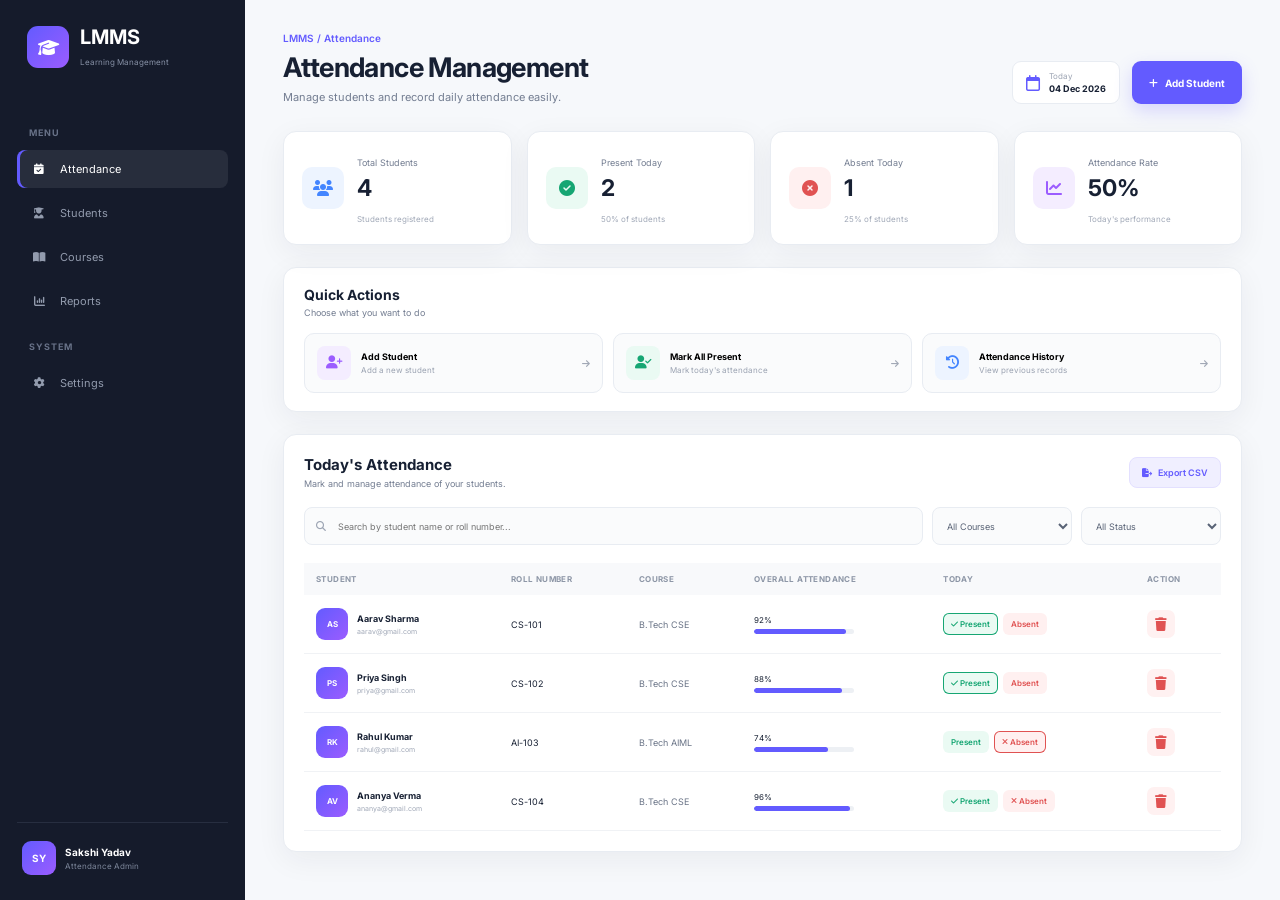
<file: index.html>
<!DOCTYPE html>
<html lang="en">
<head>
    <meta charset="UTF-8">
    <meta name="viewport" content="width=device-width, initial-scale=1.0">

    <title>LMMS - Attendance Management</title>

    <link rel="preconnect" href="https://fonts.googleapis.com">
    <link rel="preconnect" href="https://fonts.gstatic.com" crossorigin>

    <link href="https://fonts.googleapis.com/css2?family=Inter:wght@400;500;600;700;800&display=swap" rel="stylesheet">

    <link rel="stylesheet"
          href="https://cdnjs.cloudflare.com/ajax/libs/font-awesome/6.5.2/css/all.min.css">

    <link rel="stylesheet" href="style.css">
</head>

<body>

<div class="layout">

    <!-- SIDEBAR -->

    <aside class="sidebar">

        <div class="logo">
            <div class="logo-icon">
                <i class="fa-solid fa-graduation-cap"></i>
            </div>

            <div>
                <h2>LMMS</h2>
                <span>Learning Management</span>
            </div>
        </div>

        <div class="menu-heading">MENU</div>

        <a href="#" class="nav active">
            <i class="fa-solid fa-calendar-check"></i>
            Attendance
        </a>

        <a href="#" class="nav">
            <i class="fa-solid fa-user-graduate"></i>
            Students
        </a>

        <a href="#" class="nav">
            <i class="fa-solid fa-book-open"></i>
            Courses
        </a>

        <a href="#" class="nav">
            <i class="fa-solid fa-chart-column"></i>
            Reports
        </a>

        <div class="menu-heading">SYSTEM</div>

        <a href="#" class="nav">
            <i class="fa-solid fa-gear"></i>
            Settings
        </a>

        <div class="sidebar-bottom">

            <div class="profile">
                <div class="profile-avatar">SY</div>

                <div>
                    <strong>Sakshi Yadav</strong>
                    <span>Attendance Admin</span>
                </div>
            </div>

        </div>

    </aside>


    <!-- MAIN -->

    <main class="main">

        <!-- HEADER -->

        <header class="header">

            <div>
                <p class="breadcrumb">
                    LMMS / Attendance
                </p>

                <h1>Attendance Management</h1>

                <p class="subtitle">
                    Manage students and record daily attendance easily.
                </p>
            </div>

            <div class="header-right">

                <div class="date-display">
                    <i class="fa-regular fa-calendar"></i>

                    <div>
                        <span>Today</span>
                        <strong id="currentDate"></strong>
                    </div>
                </div>

                <button class="add-btn" id="openAddStudent">
                    <i class="fa-solid fa-plus"></i>
                    Add Student
                </button>

            </div>

        </header>


        <!-- SUMMARY -->

        <section class="summary">

            <div class="summary-card">

                <div class="summary-icon blue">
                    <i class="fa-solid fa-users"></i>
                </div>

                <div>
                    <span>Total Students</span>
                    <h2 id="totalStudents">0</h2>
                    <small>Students registered</small>
                </div>

            </div>


            <div class="summary-card">

                <div class="summary-icon green">
                    <i class="fa-solid fa-circle-check"></i>
                </div>

                <div>
                    <span>Present Today</span>
                    <h2 id="presentStudents">0</h2>
                    <small id="presentPercent">0% of students</small>
                </div>

            </div>


            <div class="summary-card">

                <div class="summary-icon red">
                    <i class="fa-solid fa-circle-xmark"></i>
                </div>

                <div>
                    <span>Absent Today</span>
                    <h2 id="absentStudents">0</h2>
                    <small id="absentPercent">0% of students</small>
                </div>

            </div>


            <div class="summary-card">

                <div class="summary-icon purple">
                    <i class="fa-solid fa-chart-line"></i>
                </div>

                <div>
                    <span>Attendance Rate</span>
                    <h2 id="attendanceRate">0%</h2>
                    <small>Today's performance</small>
                </div>

            </div>

        </section>


        <!-- QUICK ACTIONS -->

        <section class="quick-section">

            <div>
                <h2>Quick Actions</h2>
                <p>Choose what you want to do</p>
            </div>

            <div class="quick-actions">

                <button class="quick-card" id="quickAdd">

                    <div class="quick-icon purple">
                        <i class="fa-solid fa-user-plus"></i>
                    </div>

                    <div>
                        <strong>Add Student</strong>
                        <span>Add a new student</span>
                    </div>

                    <i class="fa-solid fa-arrow-right"></i>

                </button>


                <button class="quick-card" id="markAllPresent">

                    <div class="quick-icon green">
                        <i class="fa-solid fa-user-check"></i>
                    </div>

                    <div>
                        <strong>Mark All Present</strong>
                        <span>Mark today's attendance</span>
                    </div>

                    <i class="fa-solid fa-arrow-right"></i>

                </button>


                <button class="quick-card" id="viewHistory">

                    <div class="quick-icon blue">
                        <i class="fa-solid fa-clock-rotate-left"></i>
                    </div>

                    <div>
                        <strong>Attendance History</strong>
                        <span>View previous records</span>
                    </div>

                    <i class="fa-solid fa-arrow-right"></i>

                </button>

            </div>

        </section>


        <!-- STUDENT ATTENDANCE -->

        <section class="attendance-section">

            <div class="section-header">

                <div>
                    <h2>Today's Attendance</h2>
                    <p>Mark and manage attendance of your students.</p>
                </div>

                <button class="export-btn" id="exportBtn">
                    <i class="fa-solid fa-file-export"></i>
                    Export CSV
                </button>

            </div>


            <!-- SEARCH -->

            <div class="tools">

                <div class="search">

                    <i class="fa-solid fa-magnifying-glass"></i>

                    <input
                        type="text"
                        id="search"
                        placeholder="Search by student name or roll number..."
                    >

                </div>

                <select id="courseFilter">

                    <option value="all">All Courses</option>
                    <option value="B.Tech CSE">B.Tech CSE</option>
                    <option value="B.Tech AIML">B.Tech AIML</option>
                    <option value="B.Tech IT">B.Tech IT</option>

                </select>

                <select id="statusFilter">

                    <option value="all">All Status</option>
                    <option value="present">Present</option>
                    <option value="absent">Absent</option>
                    <option value="pending">Not Marked</option>

                </select>

            </div>


            <!-- TABLE -->

            <div class="table-container">

                <table>

                    <thead>

                        <tr>
                            <th>STUDENT</th>
                            <th>ROLL NUMBER</th>
                            <th>COURSE</th>
                            <th>OVERALL ATTENDANCE</th>
                            <th>TODAY</th>
                            <th>ACTION</th>
                        </tr>

                    </thead>

                    <tbody id="studentTable">

                    </tbody>

                </table>


                <div class="empty" id="emptyState">

                    <div>
                        <i class="fa-solid fa-user-group"></i>
                    </div>

                    <h3>No students found</h3>

                    <p>Add a student to start managing attendance.</p>

                    <button id="emptyAdd">
                        <i class="fa-solid fa-plus"></i>
                        Add Student
                    </button>

                </div>

            </div>

        </section>

    </main>

</div>


<!-- ADD STUDENT MODAL -->

<div class="modal" id="studentModal">

    <div class="modal-box">

        <button class="close" id="closeModal">
            <i class="fa-solid fa-xmark"></i>
        </button>

        <div class="modal-header">

            <div class="modal-icon">
                <i class="fa-solid fa-user-plus"></i>
            </div>

            <div>
                <h2>Add New Student</h2>
                <p>Enter student details below.</p>
            </div>

        </div>


        <form id="studentForm">

            <div class="form-row">

                <div class="field">

                    <label>Student Name</label>

                    <input
                        type="text"
                        id="studentName"
                        placeholder="e.g. Rahul Kumar"
                        required
                    >

                </div>


                <div class="field">

                    <label>Roll Number</label>

                    <input
                        type="text"
                        id="rollNumber"
                        placeholder="e.g. CS-109"
                        required
                    >

                </div>

            </div>


            <div class="field">

                <label>Course</label>

                <select id="course" required>

                    <option value="">Select Course</option>
                    <option value="B.Tech CSE">B.Tech CSE</option>
                    <option value="B.Tech AIML">B.Tech AIML</option>
                    <option value="B.Tech IT">B.Tech IT</option>

                </select>

            </div>


            <div class="form-row">

                <div class="field">

                    <label>Email</label>

                    <input
                        type="email"
                        id="email"
                        placeholder="student@email.com"
                        required
                    >

                </div>


                <div class="field">

                    <label>Phone</label>

                    <input
                        type="tel"
                        id="phone"
                        placeholder="9876543210"
                        required
                    >

                </div>

            </div>


            <div class="form-buttons">

                <button type="button" class="cancel" id="cancelBtn">
                    Cancel
                </button>

                <button type="submit" class="save">
                    <i class="fa-solid fa-user-plus"></i>
                    Add Student
                </button>

            </div>

        </form>

    </div>

</div>


<!-- HISTORY MODAL -->

<div class="modal" id="historyModal">

    <div class="modal-box history-box">

        <button class="close" id="closeHistory">
            <i class="fa-solid fa-xmark"></i>
        </button>

        <div class="modal-header">

            <div class="modal-icon blue">
                <i class="fa-solid fa-clock-rotate-left"></i>
            </div>

            <div>
                <h2>Attendance History</h2>
                <p>Previous attendance records.</p>
            </div>

        </div>

        <div class="history-list">

            <div class="history-item">
                <span>28 Sep 2026</span>
                <strong>85% Attendance</strong>
            </div>

            <div class="history-item">
                <span>27 Sep 2026</span>
                <strong>88% Attendance</strong>
            </div>

            <div class="history-item">
                <span>26 Sep 2026</span>
                <strong>82% Attendance</strong>
            </div>

            <div class="history-item">
                <span>25 Sep 2026</span>
                <strong>91% Attendance</strong>
            </div>

        </div>

    </div>

</div>


<!-- TOAST -->

<div class="toast" id="toast">

    <i class="fa-solid fa-circle-check"></i>

    <span>Success</span>

</div>


<script src="script.js"></script>

</body>
</html>
</file>
<file: style.css>
* {
    margin: 0;
    padding: 0;
    box-sizing: border-box;
}

:root {
    --primary: #635bff;
    --primary-light: #f0efff;

    --green: #16a673;
    --green-light: #eafaf3;

    --red: #e05252;
    --red-light: #fff0f0;

    --blue: #4385ff;
    --blue-light: #edf4ff;

    --purple: #9b5cff;
    --purple-light: #f4edff;

    --dark: #172033;
    --gray: #737d91;

    --border: #e8ecf2;
    --background: #f6f8fb;

    --shadow: 0 8px 30px rgba(30, 41, 59, 0.06);
}

body {
    font-family: "Inter", sans-serif;
    background: var(--background);
    color: var(--dark);
}

button,
input,
select {
    font-family: inherit;
}

button {
    cursor: pointer;
}

.layout {
    display: flex;
    min-height: 100vh;
}


/* SIDEBAR */

.sidebar {
    width: 245px;
    background: #151b2b;
    color: white;
    padding: 25px 17px;
    position: fixed;
    left: 0;
    top: 0;
    bottom: 0;
    display: flex;
    flex-direction: column;
}

.logo {
    display: flex;
    align-items: center;
    gap: 11px;
    padding: 0 10px;
    margin-bottom: 40px;
}

.logo-icon {
    width: 42px;
    height: 42px;
    border-radius: 11px;
    display: grid;
    place-items: center;
    background: linear-gradient(
        135deg,
        #635bff,
        #9b5cff
    );
    font-size: 17px;
}

.logo h2 {
    font-size: 20px;
}

.logo span {
    color: #8791a6;
    font-size: 8px;
}

.menu-heading {
    color: #687288;
    font-size: 9px;
    font-weight: 700;
    letter-spacing: 1px;
    margin: 18px 12px 9px;
}

.nav {
    text-decoration: none;
    color: #929bad;
    padding: 12px 13px;
    margin: 3px 0;
    border-radius: 8px;
    display: flex;
    align-items: center;
    gap: 12px;
    font-size: 11px;
    transition: .2s;
}

.nav i {
    width: 18px;
    text-align: center;
}

.nav:hover,
.nav.active {
    background: rgba(255,255,255,.08);
    color: white;
}

.nav.active {
    box-shadow: inset 3px 0 var(--primary);
}

.sidebar-bottom {
    margin-top: auto;
}

.profile {
    border-top: 1px solid #272e40;
    padding: 18px 5px 0;
    display: flex;
    align-items: center;
    gap: 9px;
}

.profile-avatar {
    width: 34px;
    height: 34px;
    border-radius: 9px;
    display: grid;
    place-items: center;
    background: linear-gradient(135deg,#635bff,#9b5cff);
    font-size: 10px;
    font-weight: 700;
}

.profile strong {
    display: block;
    font-size: 10px;
}

.profile span {
    display: block;
    color: #7d879b;
    font-size: 8px;
    margin-top: 3px;
}


/* MAIN */

.main {
    margin-left: 245px;
    width: calc(100% - 245px);
    padding: 32px 38px;
}

.header {
    display: flex;
    justify-content: space-between;
    align-items: flex-end;
    margin-bottom: 27px;
}

.breadcrumb {
    color: var(--primary);
    font-size: 10px;
    font-weight: 600;
    margin-bottom: 7px;
}

.header h1 {
    font-size: 27px;
    letter-spacing: -.6px;
}

.subtitle {
    color: var(--gray);
    font-size: 11px;
    margin-top: 6px;
}

.header-right {
    display: flex;
    align-items: center;
    gap: 12px;
}

.date-display {
    height: 43px;
    background: white;
    border: 1px solid var(--border);
    border-radius: 9px;
    padding: 0 13px;
    display: flex;
    align-items: center;
    gap: 9px;
}

.date-display > i {
    color: var(--primary);
}

.date-display span {
    display: block;
    color: #9ba3b2;
    font-size: 8px;
}

.date-display strong {
    display: block;
    font-size: 9px;
    margin-top: 2px;
}

.add-btn {
    height: 43px;
    padding: 0 17px;
    border: 0;
    border-radius: 9px;
    background: var(--primary);
    color: white;
    font-size: 10px;
    font-weight: 700;
    box-shadow: 0 7px 18px rgba(99,91,255,.22);
}

.add-btn i {
    margin-right: 5px;
}


/* SUMMARY */

.summary {
    display: grid;
    grid-template-columns: repeat(4, 1fr);
    gap: 15px;
    margin-bottom: 22px;
}

.summary-card {
    background: white;
    border: 1px solid var(--border);
    border-radius: 13px;
    padding: 18px;
    display: flex;
    gap: 13px;
    align-items: center;
    box-shadow: var(--shadow);
}

.summary-icon {
    width: 42px;
    height: 42px;
    flex-shrink: 0;
    display: grid;
    place-items: center;
    border-radius: 10px;
}

.summary-icon.blue {
    color: var(--blue);
    background: var(--blue-light);
}

.summary-icon.green {
    color: var(--green);
    background: var(--green-light);
}

.summary-icon.red {
    color: var(--red);
    background: var(--red-light);
}

.summary-icon.purple {
    color: var(--purple);
    background: var(--purple-light);
}

.summary-card span {
    color: var(--gray);
    font-size: 9px;
}

.summary-card h2 {
    font-size: 23px;
    margin: 4px 0;
}

.summary-card small {
    color: #a0a8b7;
    font-size: 8px;
}


/* QUICK ACTIONS */

.quick-section {
    background: white;
    border: 1px solid var(--border);
    border-radius: 13px;
    padding: 18px 20px;
    margin-bottom: 22px;
    box-shadow: var(--shadow);
}

.quick-section h2 {
    font-size: 14px;
}

.quick-section > div:first-child p {
    color: var(--gray);
    font-size: 9px;
    margin-top: 4px;
}

.quick-actions {
    display: grid;
    grid-template-columns: repeat(3, 1fr);
    gap: 10px;
    margin-top: 15px;
}

.quick-card {
    border: 1px solid var(--border);
    background: #fafbfc;
    border-radius: 10px;
    padding: 12px;
    display: flex;
    align-items: center;
    gap: 10px;
    text-align: left;
    transition: .2s;
}

.quick-card:hover {
    border-color: #cfcaff;
    background: #faf9ff;
    transform: translateY(-2px);
}

.quick-card > i {
    margin-left: auto;
    color: #a1a8b6;
    font-size: 9px;
}

.quick-icon {
    width: 34px;
    height: 34px;
    border-radius: 8px;
    display: grid;
    place-items: center;
    flex-shrink: 0;
}

.quick-icon.purple {
    color: var(--purple);
    background: var(--purple-light);
}

.quick-icon.green {
    color: var(--green);
    background: var(--green-light);
}

.quick-icon.blue {
    color: var(--blue);
    background: var(--blue-light);
}

.quick-card strong {
    display: block;
    font-size: 9px;
}

.quick-card span {
    display: block;
    color: #9aa2b1;
    font-size: 8px;
    margin-top: 3px;
}


/* ATTENDANCE */

.attendance-section {
    background: white;
    border: 1px solid var(--border);
    border-radius: 13px;
    padding: 20px;
    box-shadow: var(--shadow);
}

.section-header {
    display: flex;
    justify-content: space-between;
    align-items: center;
}

.section-header h2 {
    font-size: 15px;
}

.section-header p {
    color: var(--gray);
    font-size: 9px;
    margin-top: 4px;
}

.export-btn {
    border: 1px solid #e3e0ff;
    color: var(--primary);
    background: var(--primary-light);
    padding: 9px 12px;
    border-radius: 8px;
    font-size: 9px;
    font-weight: 600;
}

.export-btn i {
    margin-right: 4px;
}

.tools {
    display: flex;
    gap: 9px;
    margin: 18px 0;
}

.search {
    flex: 1;
    position: relative;
}

.search i {
    position: absolute;
    left: 12px;
    top: 50%;
    transform: translateY(-50%);
    color: #9da5b4;
    font-size: 10px;
}

.search input,
.tools select {
    width: 100%;
    height: 38px;
    border: 1px solid var(--border);
    background: #fafbfc;
    border-radius: 8px;
    outline: none;
    font-size: 9px;
    color: #596376;
}

.search input {
    padding: 0 12px 0 33px;
}

.tools select {
    width: 140px;
    padding: 0 10px;
}

.search input:focus,
.tools select:focus {
    border-color: var(--primary);
    background: white;
}


/* TABLE */

.table-container {
    overflow-x: auto;
}

table {
    width: 100%;
    min-width: 800px;
    border-collapse: collapse;
}

thead {
    background: #f8f9fb;
}

th {
    text-align: left;
    padding: 11px 12px;
    color: #8d96a6;
    font-size: 8px;
    letter-spacing: .4px;
}

td {
    padding: 13px 12px;
    border-bottom: 1px solid #f0f2f5;
    font-size: 9px;
}

.student {
    display: flex;
    align-items: center;
    gap: 9px;
}

.student-avatar {
    width: 32px;
    height: 32px;
    display: grid;
    place-items: center;
    border-radius: 9px;
    background: linear-gradient(135deg,#635bff,#9b5cff);
    color: white;
    font-size: 8px;
    font-weight: 700;
}

.student strong {
    display: block;
    font-size: 9px;
}

.student span {
    display: block;
    color: #a0a8b7;
    font-size: 7px;
    margin-top: 3px;
}

.course {
    color: #697386;
}

.attendance-number {
    display: flex;
    justify-content: space-between;
    width: 100px;
    margin-bottom: 4px;
    font-size: 8px;
}

.progress {
    width: 100px;
    height: 5px;
    background: #edf0f4;
    border-radius: 10px;
    overflow: hidden;
}

.progress span {
    display: block;
    height: 100%;
    border-radius: 10px;
    background: var(--primary);
}

.status-buttons {
    display: flex;
    gap: 5px;
}

.status-btn {
    border: 0;
    padding: 6px 8px;
    border-radius: 6px;
    font-size: 8px;
    font-weight: 600;
}

.present {
    background: var(--green-light);
    color: var(--green);
}

.absent {
    background: var(--red-light);
    color: var(--red);
}

.status-btn.active {
    box-shadow: inset 0 0 0 1px currentColor;
}

.delete-btn {
    width: 28px;
    height: 28px;
    border: 0;
    border-radius: 7px;
    background: #fff1f1;
    color: var(--red);
}

.delete-btn:hover {
    background: var(--red);
    color: white;
}


/* EMPTY */

.empty {
    display: none;
    text-align: center;
    padding: 55px 20px;
}

.empty.show {
    display: block;
}

.empty > div {
    width: 55px;
    height: 55px;
    border-radius: 50%;
    margin: auto;
    display: grid;
    place-items: center;
    background: var(--primary-light);
    color: var(--primary);
}

.empty h3 {
    font-size: 13px;
    margin-top: 12px;
}

.empty p {
    color: var(--gray);
    font-size: 9px;
    margin: 5px 0 13px;
}

.empty button {
    border: 0;
    background: var(--primary);
    color: white;
    padding: 9px 14px;
    border-radius: 7px;
    font-size: 9px;
}


/* MODAL */

.modal {
    position: fixed;
    inset: 0;
    background: rgba(17,24,39,.55);
    backdrop-filter: blur(4px);
    display: none;
    place-items: center;
    z-index: 1000;
    padding: 20px;
}

.modal.show {
    display: grid;
}

.modal-box {
    width: 500px;
    max-width: 100%;
    background: white;
    border-radius: 15px;
    padding: 25px;
    position: relative;
    box-shadow: 0 20px 60px rgba(0,0,0,.18);
    animation: modal .2s ease;
}

@keyframes modal {

    from {
        opacity: 0;
        transform: translateY(10px) scale(.98);
    }

    to {
        opacity: 1;
        transform: translateY(0) scale(1);
    }
}

.close {
    position: absolute;
    right: 17px;
    top: 17px;
    width: 30px;
    height: 30px;
    border: 0;
    border-radius: 7px;
    background: #f3f4f7;
    color: #687386;
}

.modal-header {
    display: flex;
    align-items: center;
    gap: 12px;
    margin-bottom: 22px;
}

.modal-icon {
    width: 43px;
    height: 43px;
    display: grid;
    place-items: center;
    border-radius: 10px;
    background: var(--primary-light);
    color: var(--primary);
}

.modal-header h2 {
    font-size: 17px;
}

.modal-header p {
    color: var(--gray);
    font-size: 9px;
    margin-top: 4px;
}

.form-row {
    display: grid;
    grid-template-columns: 1fr 1fr;
    gap: 12px;
}

.field {
    margin-bottom: 14px;
}

.field label {
    display: block;
    font-size: 9px;
    font-weight: 600;
    color: #4e586b;
    margin-bottom: 6px;
}

.field input,
.field select {
    width: 100%;
    height: 39px;
    border: 1px solid var(--border);
    border-radius: 8px;
    padding: 0 11px;
    outline: none;
    font-size: 9px;
    color: #4c5668;
}

.field input:focus,
.field select:focus {
    border-color: var(--primary);
}

.form-buttons {
    display: flex;
    justify-content: flex-end;
    gap: 8px;
    margin-top: 10px;
}

.form-buttons button {
    height: 38px;
    padding: 0 15px;
    border-radius: 8px;
    font-size: 9px;
    font-weight: 600;
}

.cancel {
    border: 1px solid var(--border);
    background: white;
    color: #697386;
}

.save {
    border: 0;
    background: var(--primary);
    color: white;
}

.history-list {
    display: flex;
    flex-direction: column;
    gap: 8px;
}

.history-item {
    display: flex;
    justify-content: space-between;
    align-items: center;
    padding: 13px;
    background: #f8f9fb;
    border-radius: 8px;
    font-size: 9px;
}

.history-item span {
    color: var(--gray);
}

.history-item strong {
    color: var(--green);
}


/* TOAST */

.toast {
    position: fixed;
    right: 25px;
    bottom: 25px;
    background: #172033;
    color: white;
    padding: 12px 17px;
    border-radius: 9px;
    font-size: 9px;
    display: flex;
    align-items: center;
    gap: 8px;
    transform: translateY(80px);
    opacity: 0;
    transition: .3s;
    z-index: 2000;
}

.toast.show {
    transform: translateY(0);
    opacity: 1;
}

.toast i {
    color: #22c78a;
}


/* RESPONSIVE */

@media(max-width: 1100px) {

    .summary {
        grid-template-columns: repeat(2, 1fr);
    }

    .quick-actions {
        grid-template-columns: 1fr;
    }
}

@media(max-width: 800px) {

    .sidebar {
        display: none;
    }

    .main {
        margin-left: 0;
        width: 100%;
        padding: 20px;
    }

    .header {
        flex-direction: column;
        align-items: flex-start;
        gap: 15px;
    }

    .header-right {
        width: 100%;
    }

    .date-display,
    .add-btn {
        flex: 1;
    }
}

@media(max-width: 550px) {

    .main {
        padding: 13px;
    }

    .summary {
        grid-template-columns: 1fr;
    }

    .tools {
        flex-direction: column;
    }

    .tools select {
        width: 100%;
    }

    .form-row {
        grid-template-columns: 1fr;
        gap: 0;
    }

    .section-header {
        align-items: flex-start;
        gap: 10px;
    }

    .header-right {
        flex-direction: column;
    }

    .date-display,
    .add-btn {
        width: 100%;
    }
}
</file>
<file: ATTENDANCE/style.css>
* {
    margin: 0;
    padding: 0;
    box-sizing: border-box;
}

:root {
    --primary: #635bff;
    --primary-light: #f0efff;

    --green: #16a673;
    --green-light: #eafaf3;

    --red: #e05252;
    --red-light: #fff0f0;

    --blue: #4385ff;
    --blue-light: #edf4ff;

    --purple: #9b5cff;
    --purple-light: #f4edff;

    --dark: #172033;
    --gray: #737d91;

    --border: #e8ecf2;
    --background: #f6f8fb;

    --shadow: 0 8px 30px rgba(30, 41, 59, 0.06);
}

body {
    font-family: "Inter", sans-serif;
    background: var(--background);
    color: var(--dark);
}

button,
input,
select {
    font-family: inherit;
}

button {
    cursor: pointer;
}

.layout {
    display: flex;
    min-height: 100vh;
}


/* SIDEBAR */

.sidebar {
    width: 245px;
    background: #151b2b;
    color: white;
    padding: 25px 17px;
    position: fixed;
    left: 0;
    top: 0;
    bottom: 0;
    display: flex;
    flex-direction: column;
}

.logo {
    display: flex;
    align-items: center;
    gap: 11px;
    padding: 0 10px;
    margin-bottom: 40px;
}

.logo-icon {
    width: 42px;
    height: 42px;
    border-radius: 11px;
    display: grid;
    place-items: center;
    background: linear-gradient(
        135deg,
        #635bff,
        #9b5cff
    );
    font-size: 17px;
}

.logo h2 {
    font-size: 20px;
}

.logo span {
    color: #8791a6;
    font-size: 8px;
}

.menu-heading {
    color: #687288;
    font-size: 9px;
    font-weight: 700;
    letter-spacing: 1px;
    margin: 18px 12px 9px;
}

.nav {
    text-decoration: none;
    color: #929bad;
    padding: 12px 13px;
    margin: 3px 0;
    border-radius: 8px;
    display: flex;
    align-items: center;
    gap: 12px;
    font-size: 11px;
    transition: .2s;
}

.nav i {
    width: 18px;
    text-align: center;
}

.nav:hover,
.nav.active {
    background: rgba(255,255,255,.08);
    color: white;
}

.nav.active {
    box-shadow: inset 3px 0 var(--primary);
}

.sidebar-bottom {
    margin-top: auto;
}

.profile {
    border-top: 1px solid #272e40;
    padding: 18px 5px 0;
    display: flex;
    align-items: center;
    gap: 9px;
}

.profile-avatar {
    width: 34px;
    height: 34px;
    border-radius: 9px;
    display: grid;
    place-items: center;
    background: linear-gradient(135deg,#635bff,#9b5cff);
    font-size: 10px;
    font-weight: 700;
}

.profile strong {
    display: block;
    font-size: 10px;
}

.profile span {
    display: block;
    color: #7d879b;
    font-size: 8px;
    margin-top: 3px;
}


/* MAIN */

.main {
    margin-left: 245px;
    width: calc(100% - 245px);
    padding: 32px 38px;
}

.header {
    display: flex;
    justify-content: space-between;
    align-items: flex-end;
    margin-bottom: 27px;
}

.breadcrumb {
    color: var(--primary);
    font-size: 10px;
    font-weight: 600;
    margin-bottom: 7px;
}

.header h1 {
    font-size: 27px;
    letter-spacing: -.6px;
}

.subtitle {
    color: var(--gray);
    font-size: 11px;
    margin-top: 6px;
}

.header-right {
    display: flex;
    align-items: center;
    gap: 12px;
}

.date-display {
    height: 43px;
    background: white;
    border: 1px solid var(--border);
    border-radius: 9px;
    padding: 0 13px;
    display: flex;
    align-items: center;
    gap: 9px;
}

.date-display > i {
    color: var(--primary);
}

.date-display span {
    display: block;
    color: #9ba3b2;
    font-size: 8px;
}

.date-display strong {
    display: block;
    font-size: 9px;
    margin-top: 2px;
}

.add-btn {
    height: 43px;
    padding: 0 17px;
    border: 0;
    border-radius: 9px;
    background: var(--primary);
    color: white;
    font-size: 10px;
    font-weight: 700;
    box-shadow: 0 7px 18px rgba(99,91,255,.22);
}

.add-btn i {
    margin-right: 5px;
}


/* SUMMARY */

.summary {
    display: grid;
    grid-template-columns: repeat(4, 1fr);
    gap: 15px;
    margin-bottom: 22px;
}

.summary-card {
    background: white;
    border: 1px solid var(--border);
    border-radius: 13px;
    padding: 18px;
    display: flex;
    gap: 13px;
    align-items: center;
    box-shadow: var(--shadow);
}

.summary-icon {
    width: 42px;
    height: 42px;
    flex-shrink: 0;
    display: grid;
    place-items: center;
    border-radius: 10px;
}

.summary-icon.blue {
    color: var(--blue);
    background: var(--blue-light);
}

.summary-icon.green {
    color: var(--green);
    background: var(--green-light);
}

.summary-icon.red {
    color: var(--red);
    background: var(--red-light);
}

.summary-icon.purple {
    color: var(--purple);
    background: var(--purple-light);
}

.summary-card span {
    color: var(--gray);
    font-size: 9px;
}

.summary-card h2 {
    font-size: 23px;
    margin: 4px 0;
}

.summary-card small {
    color: #a0a8b7;
    font-size: 8px;
}


/* QUICK ACTIONS */

.quick-section {
    background: white;
    border: 1px solid var(--border);
    border-radius: 13px;
    padding: 18px 20px;
    margin-bottom: 22px;
    box-shadow: var(--shadow);
}

.quick-section h2 {
    font-size: 14px;
}

.quick-section > div:first-child p {
    color: var(--gray);
    font-size: 9px;
    margin-top: 4px;
}

.quick-actions {
    display: grid;
    grid-template-columns: repeat(3, 1fr);
    gap: 10px;
    margin-top: 15px;
}

.quick-card {
    border: 1px solid var(--border);
    background: #fafbfc;
    border-radius: 10px;
    padding: 12px;
    display: flex;
    align-items: center;
    gap: 10px;
    text-align: left;
    transition: .2s;
}

.quick-card:hover {
    border-color: #cfcaff;
    background: #faf9ff;
    transform: translateY(-2px);
}

.quick-card > i {
    margin-left: auto;
    color: #a1a8b6;
    font-size: 9px;
}

.quick-icon {
    width: 34px;
    height: 34px;
    border-radius: 8px;
    display: grid;
    place-items: center;
    flex-shrink: 0;
}

.quick-icon.purple {
    color: var(--purple);
    background: var(--purple-light);
}

.quick-icon.green {
    color: var(--green);
    background: var(--green-light);
}

.quick-icon.blue {
    color: var(--blue);
    background: var(--blue-light);
}

.quick-card strong {
    display: block;
    font-size: 9px;
}

.quick-card span {
    display: block;
    color: #9aa2b1;
    font-size: 8px;
    margin-top: 3px;
}


/* ATTENDANCE */

.attendance-section {
    background: white;
    border: 1px solid var(--border);
    border-radius: 13px;
    padding: 20px;
    box-shadow: var(--shadow);
}

.section-header {
    display: flex;
    justify-content: space-between;
    align-items: center;
}

.section-header h2 {
    font-size: 15px;
}

.section-header p {
    color: var(--gray);
    font-size: 9px;
    margin-top: 4px;
}

.export-btn {
    border: 1px solid #e3e0ff;
    color: var(--primary);
    background: var(--primary-light);
    padding: 9px 12px;
    border-radius: 8px;
    font-size: 9px;
    font-weight: 600;
}

.export-btn i {
    margin-right: 4px;
}

.tools {
    display: flex;
    gap: 9px;
    margin: 18px 0;
}

.search {
    flex: 1;
    position: relative;
}

.search i {
    position: absolute;
    left: 12px;
    top: 50%;
    transform: translateY(-50%);
    color: #9da5b4;
    font-size: 10px;
}

.search input,
.tools select {
    width: 100%;
    height: 38px;
    border: 1px solid var(--border);
    background: #fafbfc;
    border-radius: 8px;
    outline: none;
    font-size: 9px;
    color: #596376;
}

.search input {
    padding: 0 12px 0 33px;
}

.tools select {
    width: 140px;
    padding: 0 10px;
}

.search input:focus,
.tools select:focus {
    border-color: var(--primary);
    background: white;
}


/* TABLE */

.table-container {
    overflow-x: auto;
}

table {
    width: 100%;
    min-width: 800px;
    border-collapse: collapse;
}

thead {
    background: #f8f9fb;
}

th {
    text-align: left;
    padding: 11px 12px;
    color: #8d96a6;
    font-size: 8px;
    letter-spacing: .4px;
}

td {
    padding: 13px 12px;
    border-bottom: 1px solid #f0f2f5;
    font-size: 9px;
}

.student {
    display: flex;
    align-items: center;
    gap: 9px;
}

.student-avatar {
    width: 32px;
    height: 32px;
    display: grid;
    place-items: center;
    border-radius: 9px;
    background: linear-gradient(135deg,#635bff,#9b5cff);
    color: white;
    font-size: 8px;
    font-weight: 700;
}

.student strong {
    display: block;
    font-size: 9px;
}

.student span {
    display: block;
    color: #a0a8b7;
    font-size: 7px;
    margin-top: 3px;
}

.course {
    color: #697386;
}

.attendance-number {
    display: flex;
    justify-content: space-between;
    width: 100px;
    margin-bottom: 4px;
    font-size: 8px;
}

.progress {
    width: 100px;
    height: 5px;
    background: #edf0f4;
    border-radius: 10px;
    overflow: hidden;
}

.progress span {
    display: block;
    height: 100%;
    border-radius: 10px;
    background: var(--primary);
}

.status-buttons {
    display: flex;
    gap: 5px;
}

.status-btn {
    border: 0;
    padding: 6px 8px;
    border-radius: 6px;
    font-size: 8px;
    font-weight: 600;
}

.present {
    background: var(--green-light);
    color: var(--green);
}

.absent {
    background: var(--red-light);
    color: var(--red);
}

.status-btn.active {
    box-shadow: inset 0 0 0 1px currentColor;
}

.delete-btn {
    width: 28px;
    height: 28px;
    border: 0;
    border-radius: 7px;
    background: #fff1f1;
    color: var(--red);
}

.delete-btn:hover {
    background: var(--red);
    color: white;
}


/* EMPTY */

.empty {
    display: none;
    text-align: center;
    padding: 55px 20px;
}

.empty.show {
    display: block;
}

.empty > div {
    width: 55px;
    height: 55px;
    border-radius: 50%;
    margin: auto;
    display: grid;
    place-items: center;
    background: var(--primary-light);
    color: var(--primary);
}

.empty h3 {
    font-size: 13px;
    margin-top: 12px;
}

.empty p {
    color: var(--gray);
    font-size: 9px;
    margin: 5px 0 13px;
}

.empty button {
    border: 0;
    background: var(--primary);
    color: white;
    padding: 9px 14px;
    border-radius: 7px;
    font-size: 9px;
}


/* MODAL */

.modal {
    position: fixed;
    inset: 0;
    background: rgba(17,24,39,.55);
    backdrop-filter: blur(4px);
    display: none;
    place-items: center;
    z-index: 1000;
    padding: 20px;
}

.modal.show {
    display: grid;
}

.modal-box {
    width: 500px;
    max-width: 100%;
    background: white;
    border-radius: 15px;
    padding: 25px;
    position: relative;
    box-shadow: 0 20px 60px rgba(0,0,0,.18);
    animation: modal .2s ease;
}

@keyframes modal {

    from {
        opacity: 0;
        transform: translateY(10px) scale(.98);
    }

    to {
        opacity: 1;
        transform: translateY(0) scale(1);
    }
}

.close {
    position: absolute;
    right: 17px;
    top: 17px;
    width: 30px;
    height: 30px;
    border: 0;
    border-radius: 7px;
    background: #f3f4f7;
    color: #687386;
}

.modal-header {
    display: flex;
    align-items: center;
    gap: 12px;
    margin-bottom: 22px;
}

.modal-icon {
    width: 43px;
    height: 43px;
    display: grid;
    place-items: center;
    border-radius: 10px;
    background: var(--primary-light);
    color: var(--primary);
}

.modal-header h2 {
    font-size: 17px;
}

.modal-header p {
    color: var(--gray);
    font-size: 9px;
    margin-top: 4px;
}

.form-row {
    display: grid;
    grid-template-columns: 1fr 1fr;
    gap: 12px;
}

.field {
    margin-bottom: 14px;
}

.field label {
    display: block;
    font-size: 9px;
    font-weight: 600;
    color: #4e586b;
    margin-bottom: 6px;
}

.field input,
.field select {
    width: 100%;
    height: 39px;
    border: 1px solid var(--border);
    border-radius: 8px;
    padding: 0 11px;
    outline: none;
    font-size: 9px;
    color: #4c5668;
}

.field input:focus,
.field select:focus {
    border-color: var(--primary);
}

.form-buttons {
    display: flex;
    justify-content: flex-end;
    gap: 8px;
    margin-top: 10px;
}

.form-buttons button {
    height: 38px;
    padding: 0 15px;
    border-radius: 8px;
    font-size: 9px;
    font-weight: 600;
}

.cancel {
    border: 1px solid var(--border);
    background: white;
    color: #697386;
}

.save {
    border: 0;
    background: var(--primary);
    color: white;
}

.history-list {
    display: flex;
    flex-direction: column;
    gap: 8px;
}

.history-item {
    display: flex;
    justify-content: space-between;
    align-items: center;
    padding: 13px;
    background: #f8f9fb;
    border-radius: 8px;
    font-size: 9px;
}

.history-item span {
    color: var(--gray);
}

.history-item strong {
    color: var(--green);
}


/* TOAST */

.toast {
    position: fixed;
    right: 25px;
    bottom: 25px;
    background: #172033;
    color: white;
    padding: 12px 17px;
    border-radius: 9px;
    font-size: 9px;
    display: flex;
    align-items: center;
    gap: 8px;
    transform: translateY(80px);
    opacity: 0;
    transition: .3s;
    z-index: 2000;
}

.toast.show {
    transform: translateY(0);
    opacity: 1;
}

.toast i {
    color: #22c78a;
}


/* RESPONSIVE */

@media(max-width: 1100px) {

    .summary {
        grid-template-columns: repeat(2, 1fr);
    }

    .quick-actions {
        grid-template-columns: 1fr;
    }
}

@media(max-width: 800px) {

    .sidebar {
        display: none;
    }

    .main {
        margin-left: 0;
        width: 100%;
        padding: 20px;
    }

    .header {
        flex-direction: column;
        align-items: flex-start;
        gap: 15px;
    }

    .header-right {
        width: 100%;
    }

    .date-display,
    .add-btn {
        flex: 1;
    }
}

@media(max-width: 550px) {

    .main {
        padding: 13px;
    }

    .summary {
        grid-template-columns: 1fr;
    }

    .tools {
        flex-direction: column;
    }

    .tools select {
        width: 100%;
    }

    .form-row {
        grid-template-columns: 1fr;
        gap: 0;
    }

    .section-header {
        align-items: flex-start;
        gap: 10px;
    }

    .header-right {
        flex-direction: column;
    }

    .date-display,
    .add-btn {
        width: 100%;
    }
}
</file>
